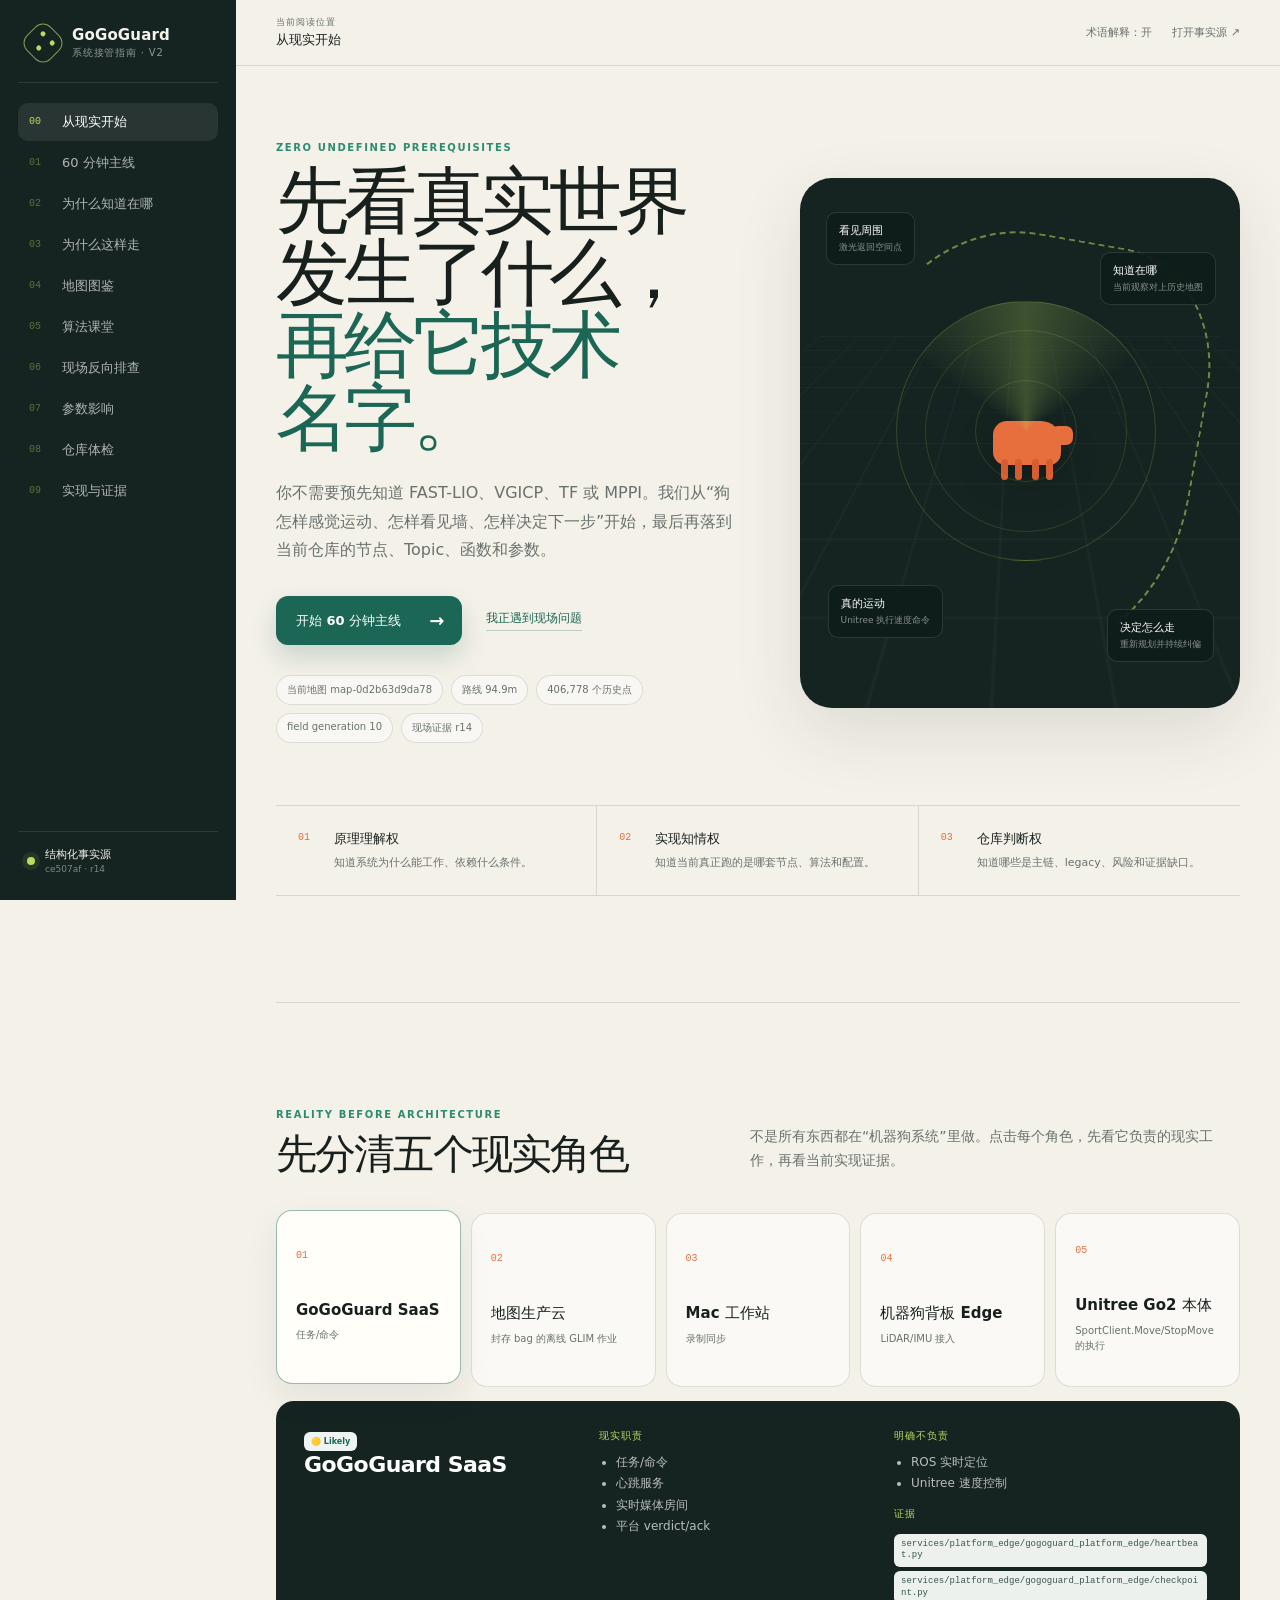
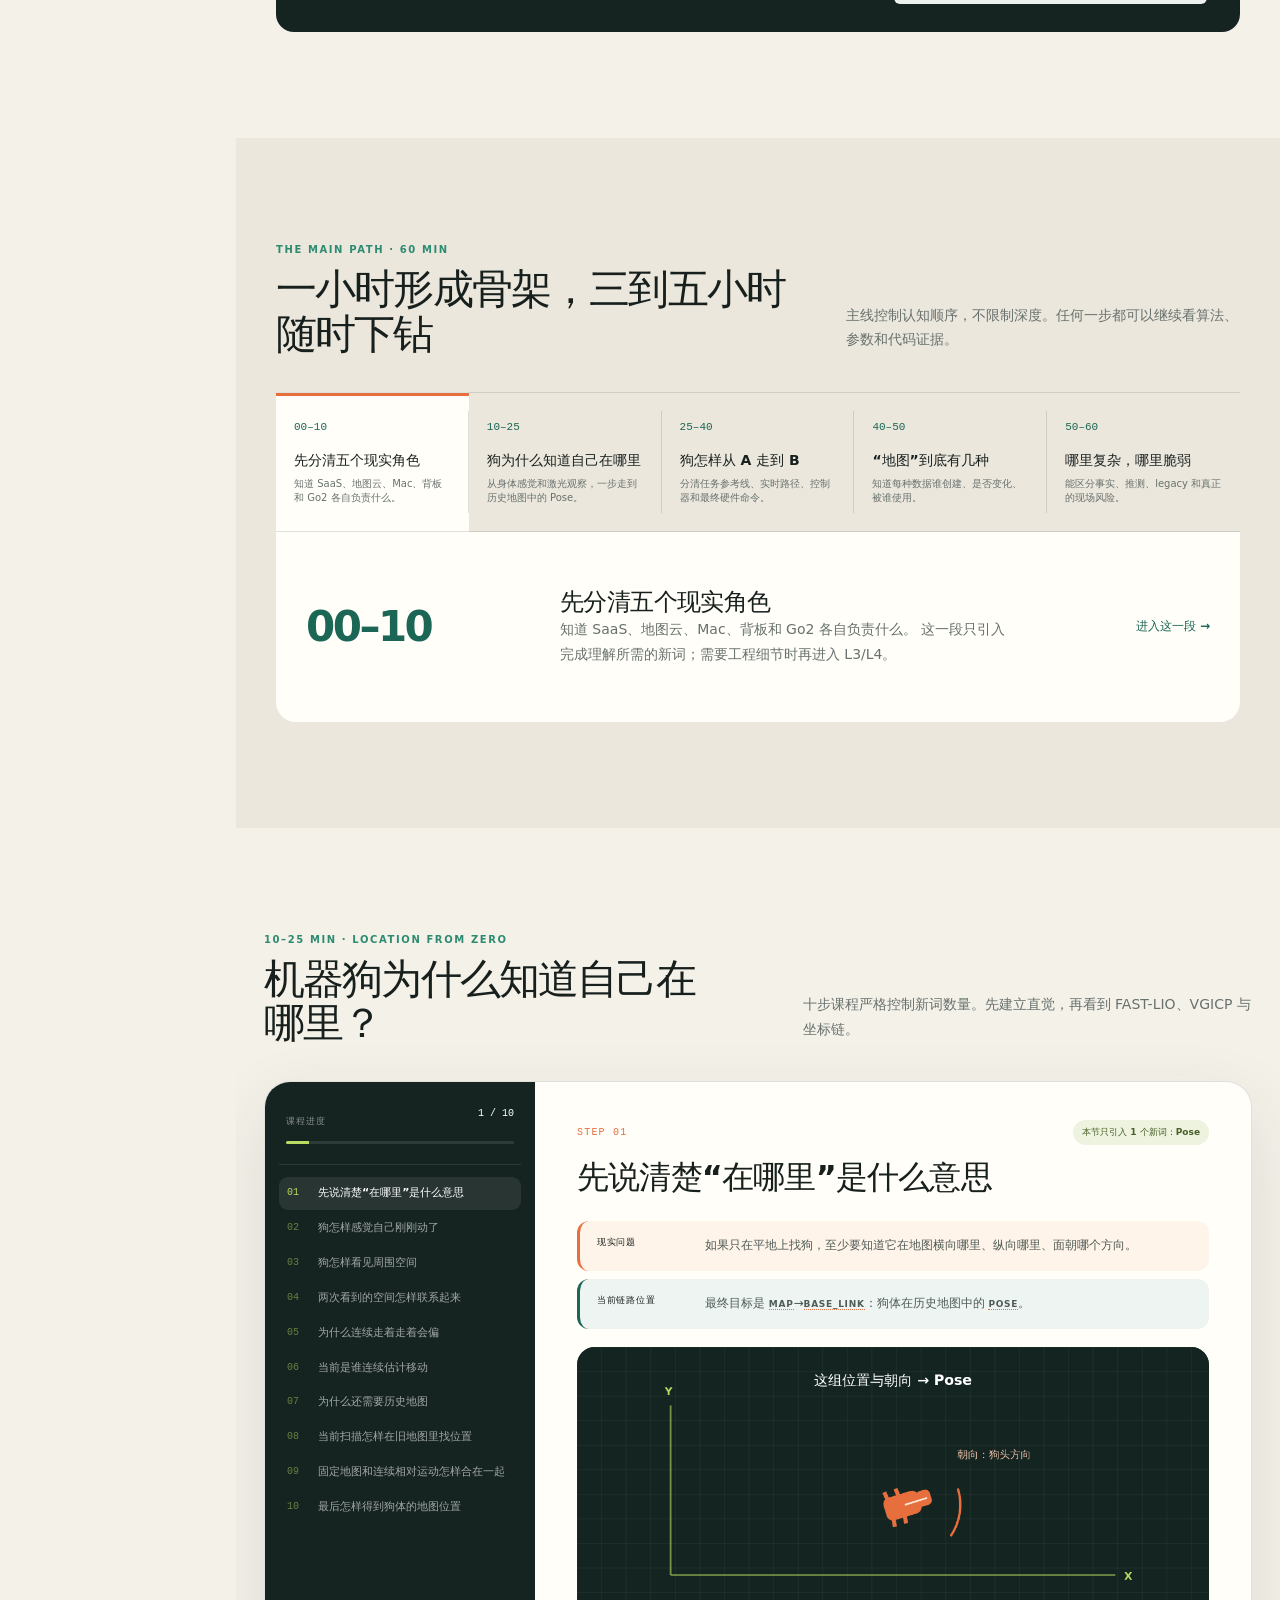
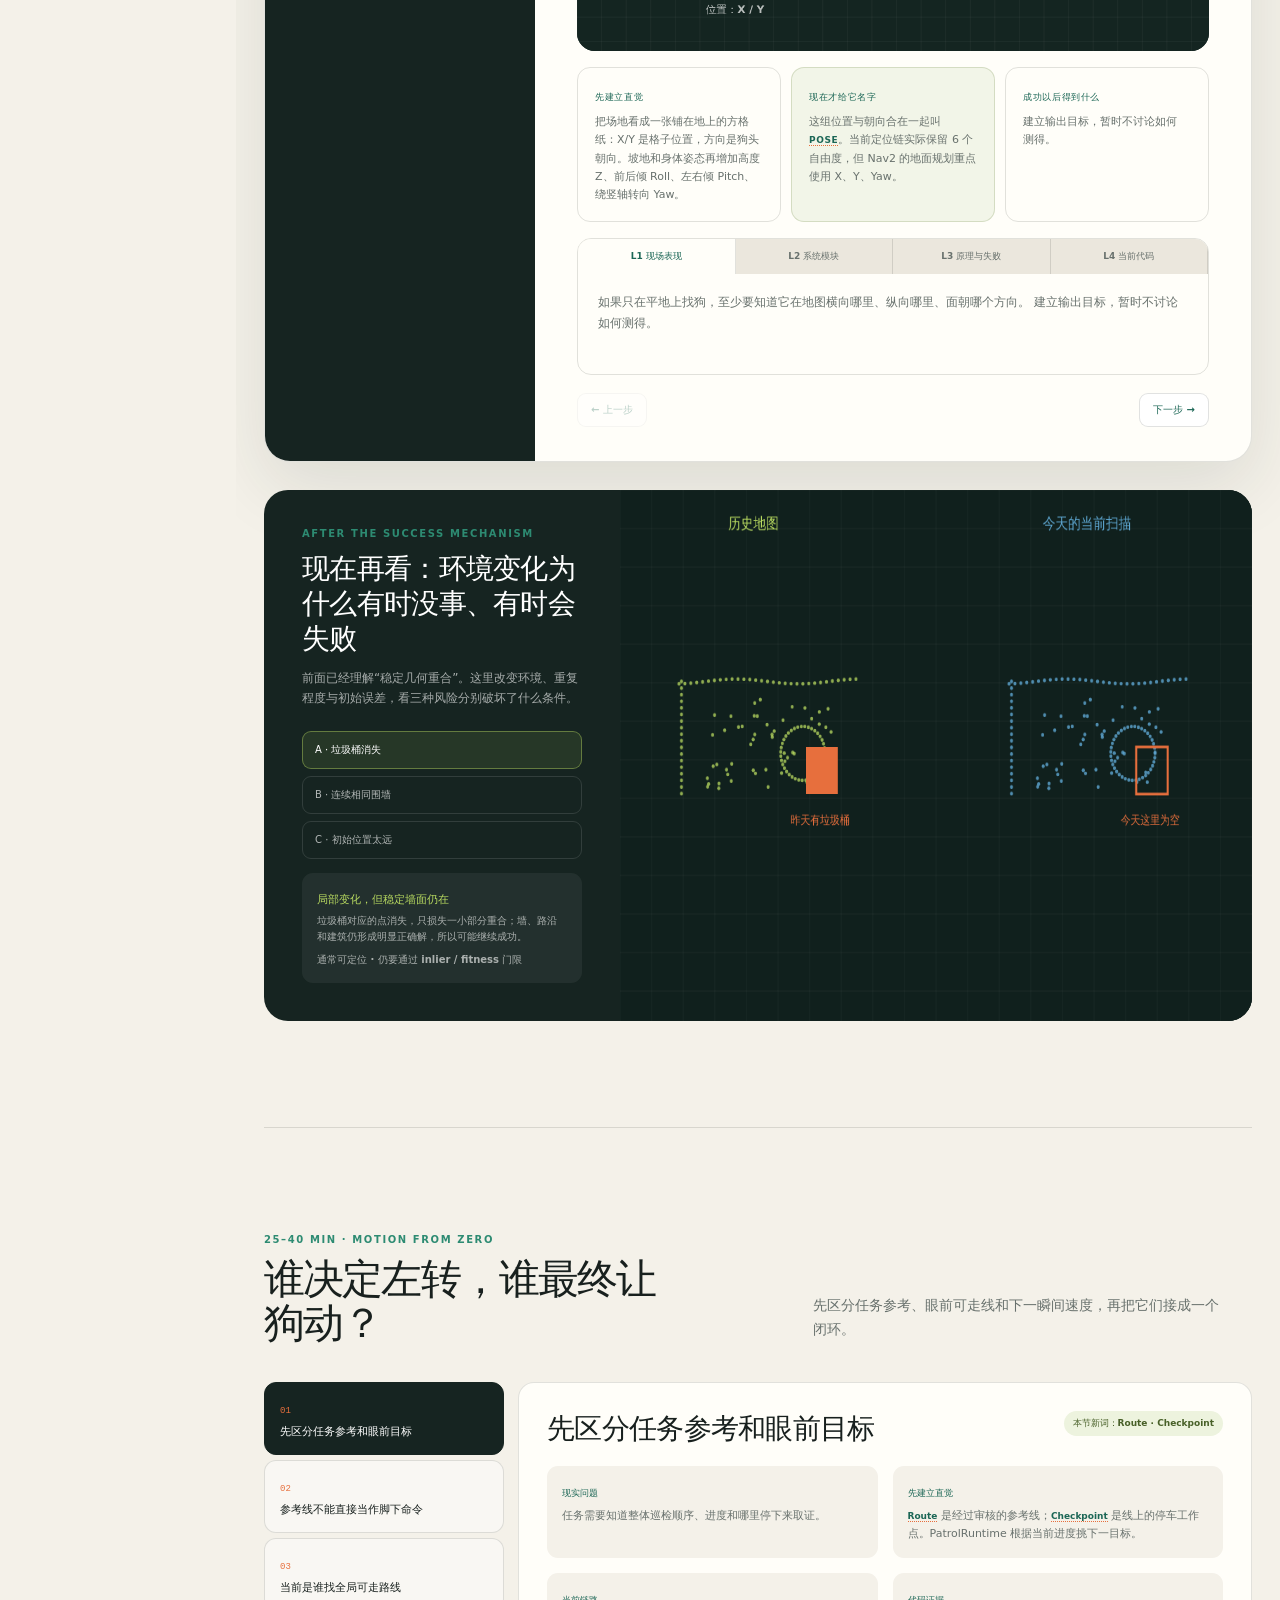
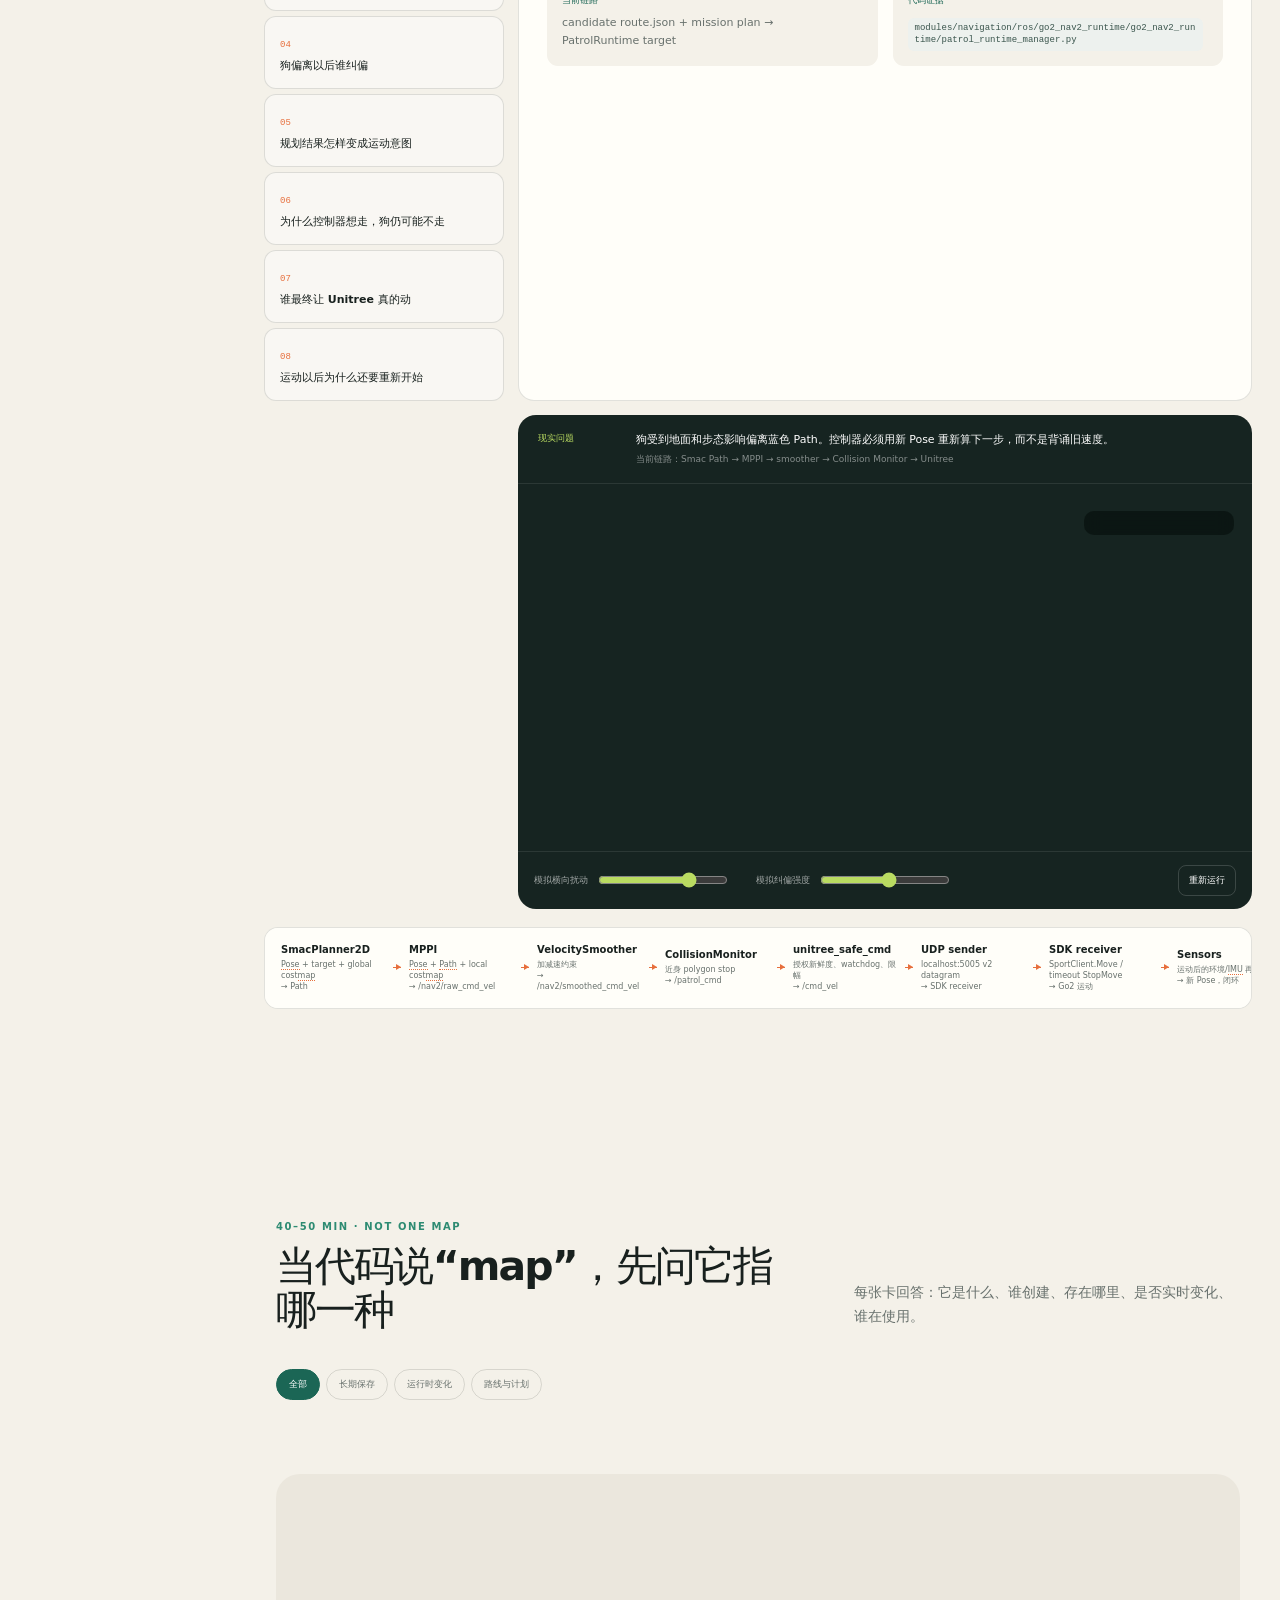
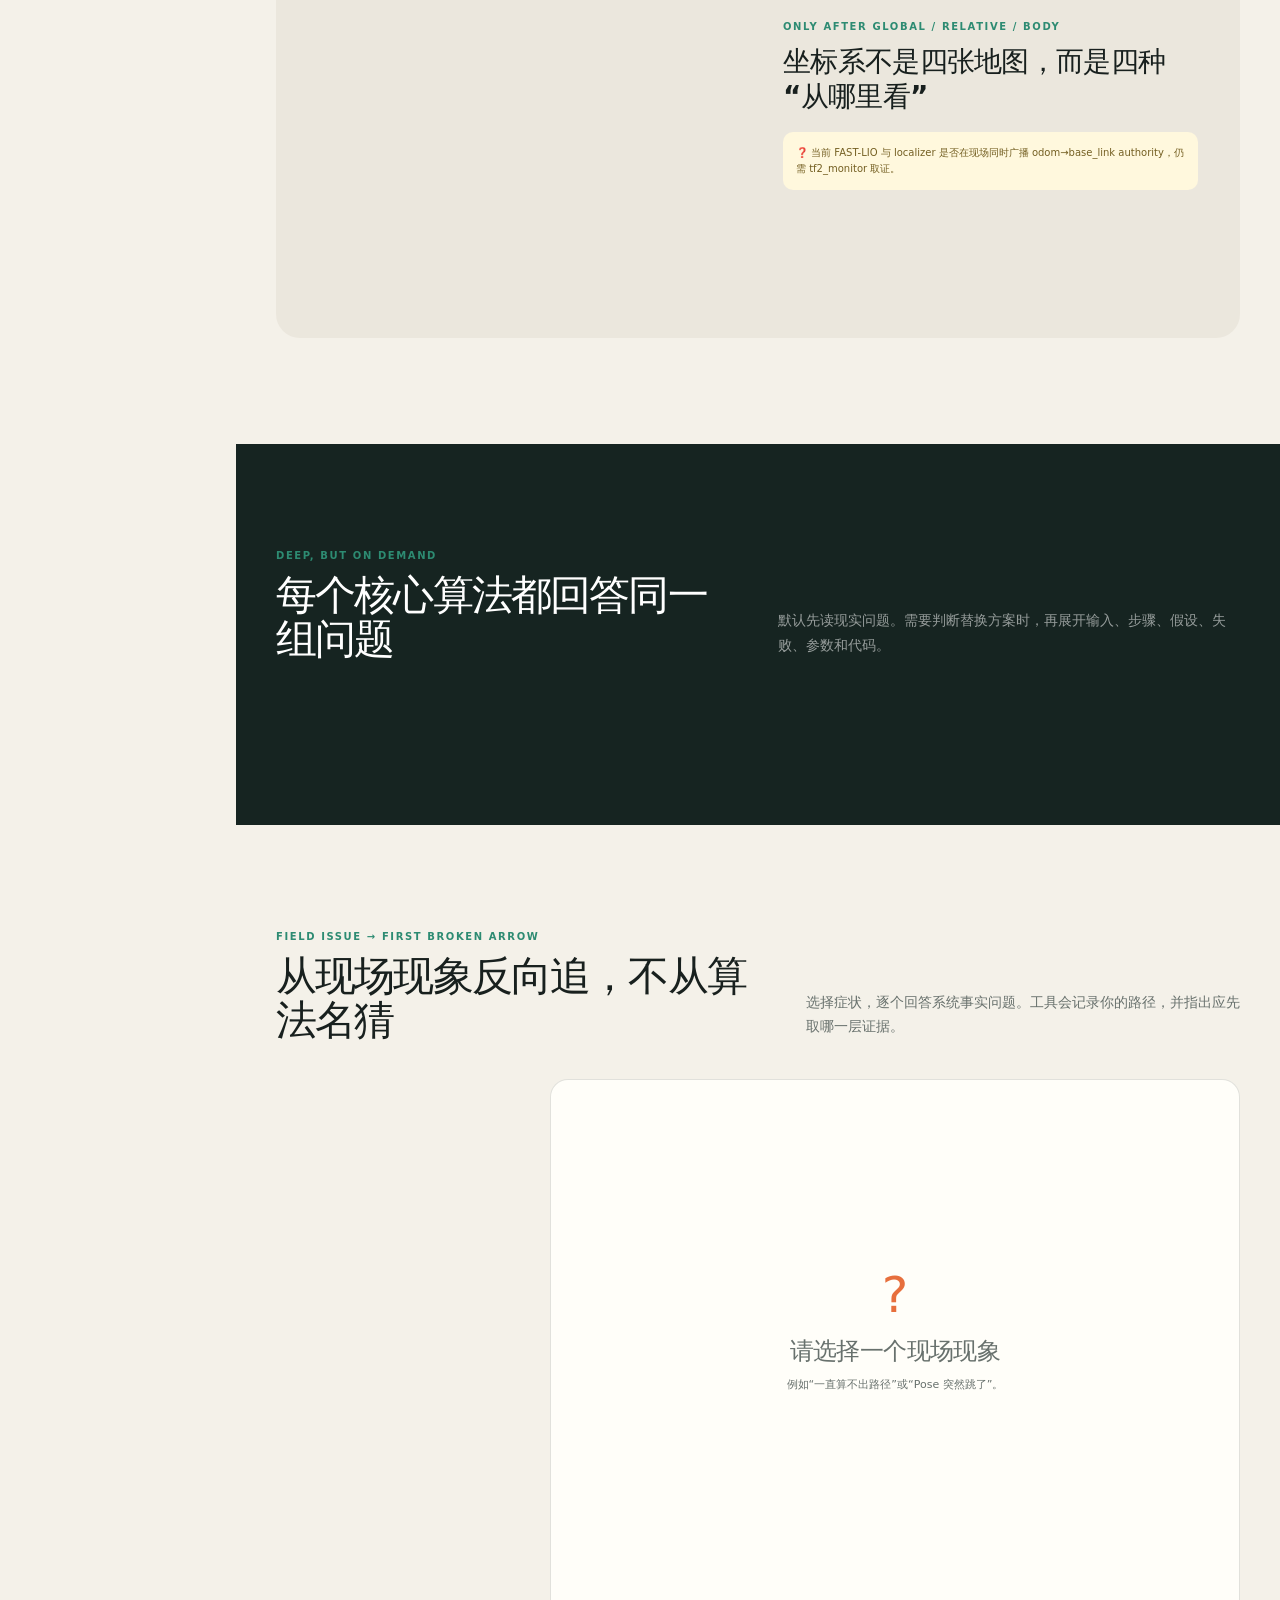
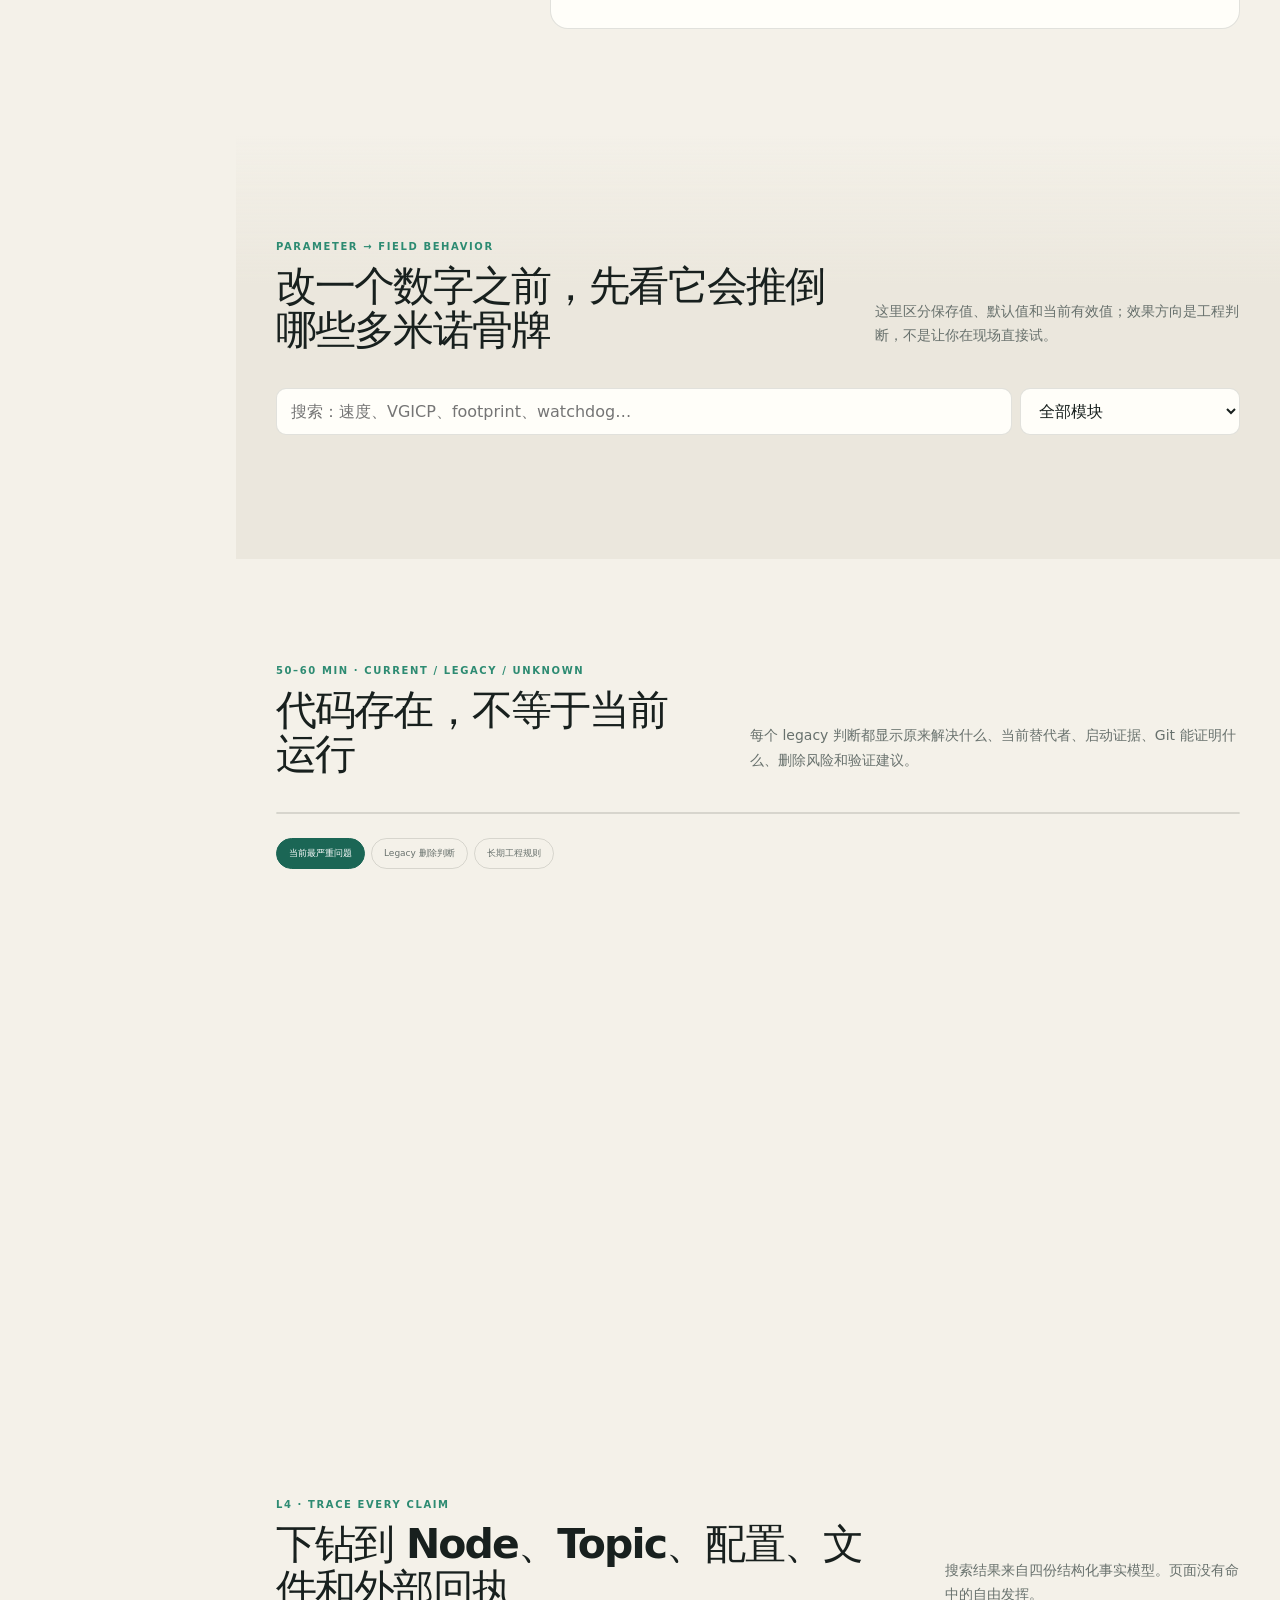
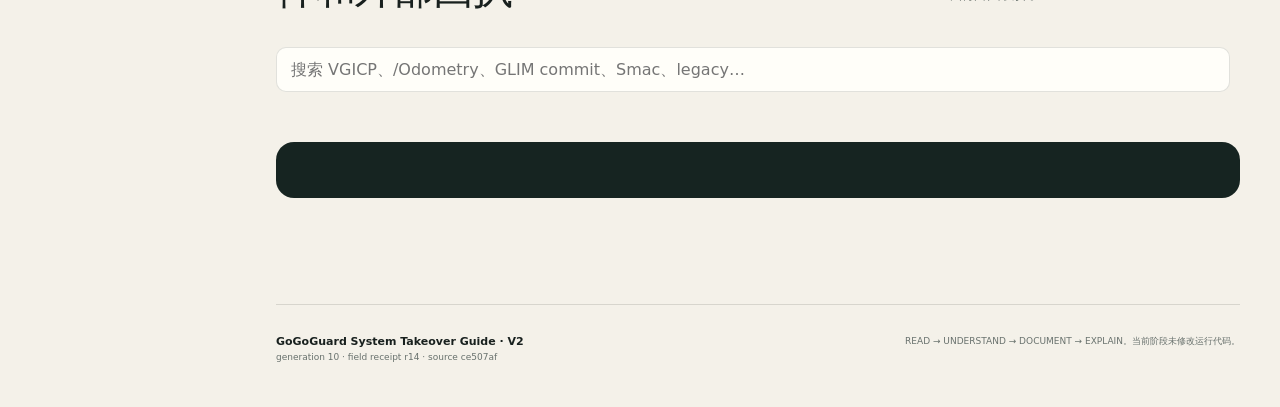
<file: system-guide/index.html>
<!doctype html>
<html lang="zh-CN">
<head>
  <meta charset="utf-8">
  <meta name="viewport" content="width=device-width, initial-scale=1">
  <meta name="theme-color" content="#f4f1e9">
  <meta name="description" content="从零前置知识理解 GoGoGuard 机器狗巡检系统，并下钻到当前代码、参数与仓库证据。">
  <title>GoGoGuard 系统接管指南 · 第二版</title>
  <link rel="stylesheet" href="assets/style.css">
</head>
<body>
  <div class="reading-progress" aria-hidden="true"><i id="reading-progress"></i></div>
  <aside class="side-rail" id="side-rail" aria-label="系统指南导航">
    <a class="brand" href="#start">
      <span class="brand-symbol" aria-hidden="true"><i></i><i></i><i></i></span>
      <span><b>GoGoGuard</b><small>系统接管指南 · V2</small></span>
    </a>
    <nav>
      <a href="#start" data-nav="start"><span>00</span>从现实开始</a>
      <a href="#mastery" data-nav="mastery"><span>01</span>60 分钟主线</a>
      <a href="#course-localization" data-nav="course-localization"><span>02</span>为什么知道在哪</a>
      <a href="#course-navigation" data-nav="course-navigation"><span>03</span>为什么这样走</a>
      <a href="#map-atlas" data-nav="map-atlas"><span>04</span>地图图鉴</a>
      <a href="#algorithm-classroom" data-nav="algorithm-classroom"><span>05</span>算法课堂</a>
      <a href="#field-debugger" data-nav="field-debugger"><span>06</span>现场反向排查</a>
      <a href="#parameter-lab" data-nav="parameter-lab"><span>07</span>参数影响</a>
      <a href="#repo-health" data-nav="repo-health"><span>08</span>仓库体检</a>
      <a href="#evidence" data-nav="evidence"><span>09</span>实现与证据</a>
    </nav>
    <div class="rail-status">
      <span class="status-pulse"></span>
      <div><b>结构化事实源</b><small id="model-state">正在加载…</small></div>
    </div>
  </aside>

  <header class="topbar">
    <button class="menu-button" id="menu-button" type="button" aria-label="打开导航" aria-expanded="false">菜单</button>
    <div class="top-context"><span>当前阅读位置</span><b id="current-section">从现实开始</b></div>
    <div class="top-actions">
      <button id="term-toggle" class="quiet-button" type="button" aria-pressed="true">术语解释：开</button>
      <a href="../system-model/README.md" target="_blank" rel="noreferrer">打开事实源 ↗</a>
    </div>
  </header>

  <main>
    <section class="hero section" id="start" data-title="从现实开始">
      <div class="hero-copy">
        <p class="kicker">ZERO UNDEFINED PREREQUISITES</p>
        <h1>先看真实世界发生了什么，<br><em>再给它技术名字。</em></h1>
        <p class="hero-lead">你不需要预先知道 FAST-LIO、VGICP、TF 或 MPPI。我们从“狗怎样感觉运动、怎样看见墙、怎样决定下一步”开始，最后再落到当前仓库的节点、Topic、函数和参数。</p>
        <div class="hero-actions">
          <a class="primary-button" href="#mastery">开始 60 分钟主线 <span>→</span></a>
          <a class="text-button" href="#field-debugger">我正遇到现场问题</a>
        </div>
        <div class="identity-row" id="identity-row"></div>
      </div>
      <div class="hero-world" aria-label="一次巡检的现实闭环">
        <div class="world-grid"></div><div class="world-route"></div>
        <div class="world-dog" aria-hidden="true"><i></i><span></span></div><div class="world-scan" aria-hidden="true"></div>
        <div class="world-label world-a"><b>看见周围</b><small>激光返回空间点</small></div>
        <div class="world-label world-b"><b>知道在哪</b><small>当前观察对上历史地图</small></div>
        <div class="world-label world-c"><b>决定怎么走</b><small>重新规划并持续纠偏</small></div>
        <div class="world-label world-d"><b>真的运动</b><small>Unitree 执行速度命令</small></div>
      </div>
      <div class="three-rights">
        <article><span>01</span><b>原理理解权</b><p>知道系统为什么能工作、依赖什么条件。</p></article>
        <article><span>02</span><b>实现知情权</b><p>知道当前真正跑的是哪套节点、算法和配置。</p></article>
        <article><span>03</span><b>仓库判断权</b><p>知道哪些是主链、legacy、风险和证据缺口。</p></article>
      </div>
    </section>

    <section class="section boundaries" id="course-system" aria-labelledby="system-title">
      <div class="section-heading">
        <div><p class="kicker">REALITY BEFORE ARCHITECTURE</p><h2 id="system-title">先分清五个现实角色</h2></div>
        <p>不是所有东西都在“机器狗系统”里做。点击每个角色，先看它负责的现实工作，再看当前实现证据。</p>
      </div>
      <div class="boundary-board" id="boundary-board"></div>
      <div class="boundary-detail" id="boundary-detail" aria-live="polite"></div>
    </section>

    <section class="section mastery" id="mastery" data-title="60 分钟主线">
      <div class="section-heading">
        <div><p class="kicker">THE MAIN PATH · 60 MIN</p><h2>一小时形成骨架，三到五小时随时下钻</h2></div>
        <p>主线控制认知顺序，不限制深度。任何一步都可以继续看算法、参数和代码证据。</p>
      </div>
      <div class="mastery-track" id="mastery-track"></div>
      <article class="mastery-detail" id="mastery-detail" aria-live="polite"></article>
    </section>

    <section class="section course-section" id="course-localization" data-title="为什么知道在哪">
      <div class="section-heading">
        <div><p class="kicker">10–25 MIN · LOCATION FROM ZERO</p><h2>机器狗为什么知道自己在哪里？</h2></div>
        <p>十步课程严格控制新词数量。先建立直觉，再看到 FAST-LIO、VGICP 与坐标链。</p>
      </div>
      <div class="course-shell">
        <div class="course-nav">
          <div class="course-progress"><span>课程进度</span><b id="localization-progress">1 / 10</b><i><em id="localization-progress-bar"></em></i></div>
          <div id="localization-steps" class="step-list" role="tablist" aria-label="定位课程步骤"></div>
        </div>
        <article class="lesson" id="localization-lesson" aria-live="polite">
          <div class="lesson-topline"><span class="lesson-number" id="localization-number">STEP 01</span><span class="term-budget" id="localization-budget"></span></div>
          <h3 id="localization-title"></h3>
          <div class="reality-callout"><span>现实问题</span><p id="localization-reality"></p></div>
          <div class="chain-location"><span>当前链路位置</span><p id="localization-chain"></p></div>
          <div class="lesson-visual"><canvas id="concept-canvas" width="1080" height="520" aria-label="定位课程交互示意"></canvas><div class="canvas-controls" id="concept-controls"></div></div>
          <div class="lesson-copy">
            <div><span>先建立直觉</span><p id="localization-intuition"></p></div>
            <div class="term-arrival"><span>现在才给它名字</span><p id="localization-term"></p></div>
            <div><span>成功以后得到什么</span><p id="localization-success"></p></div>
          </div>
          <div class="depth-box">
            <div class="depth-tabs" role="tablist" aria-label="解释深度">
              <button type="button" class="active" data-depth="L1">L1 现场表现</button><button type="button" data-depth="L2">L2 系统模块</button><button type="button" data-depth="L3">L3 原理与失败</button><button type="button" data-depth="L4">L4 当前代码</button>
            </div>
            <div id="localization-depth" class="depth-content"></div>
          </div>
          <div class="lesson-actions"><button id="localization-prev" type="button">← 上一步</button><button id="localization-next" type="button">下一步 →</button></div>
        </article>
      </div>
      <article class="scenario-studio">
        <div class="studio-copy">
          <p class="kicker">AFTER THE SUCCESS MECHANISM</p><h3>现在再看：环境变化为什么有时没事、有时会失败</h3>
          <p>前面已经理解“稳定几何重合”。这里改变环境、重复程度与初始误差，看三种风险分别破坏了什么条件。</p>
          <div class="scenario-buttons" id="scenario-buttons"></div><div id="scenario-explanation"></div>
        </div>
        <canvas id="scenario-canvas" width="900" height="620" aria-label="环境变化对点云配准的影响"></canvas>
      </article>
    </section>

    <section class="section course-section navigation-course" id="course-navigation" data-title="为什么这样走">
      <div class="section-heading">
        <div><p class="kicker">25–40 MIN · MOTION FROM ZERO</p><h2>谁决定左转，谁最终让狗动？</h2></div>
        <p>先区分任务参考、眼前可走线和下一瞬间速度，再把它们接成一个闭环。</p>
      </div>
      <div class="nav-story">
        <div class="nav-steps" id="navigation-steps" role="tablist" aria-label="导航课程步骤"></div>
        <article class="nav-lesson" id="navigation-lesson" aria-live="polite"></article>
        <div class="tracking-stage">
          <div class="visual-preface"><span>现实问题</span><p>狗受到地面和步态影响偏离蓝色 Path。控制器必须用新 Pose 重新算下一步，而不是背诵旧速度。</p><small>当前链路：Smac Path → MPPI → smoother → Collision Monitor → Unitree</small></div>
          <canvas id="tracking-canvas" width="1200" height="600" aria-label="路径偏离和控制器纠偏"></canvas>
          <div class="tracking-controls"><label>模拟横向扰动 <input id="tracking-disturbance" type="range" min="-100" max="100" value="45"><output></output></label><label>模拟纠偏强度 <input id="tracking-response" type="range" min="15" max="95" value="58"><output></output></label><button id="tracking-run" type="button">重新运行</button></div>
          <div class="command-readout" id="command-readout"></div>
        </div>
      </div>
      <div class="motion-chain" id="motion-chain"></div>
    </section>

    <section class="section" id="map-atlas" data-title="地图图鉴">
      <div class="section-heading">
        <div><p class="kicker">40–50 MIN · NOT ONE MAP</p><h2>当代码说“map”，先问它指哪一种</h2></div>
        <p>每张卡回答：它是什么、谁创建、存在哪里、是否实时变化、谁在使用。</p>
      </div>
      <div class="atlas-filters" role="group" aria-label="地图筛选"><button class="active" type="button" data-filter="all">全部</button><button type="button" data-filter="stored">长期保存</button><button type="button" data-filter="live">运行时变化</button><button type="button" data-filter="plan">路线与计划</button></div>
      <div class="map-atlas" id="map-grid"></div>
      <article class="frame-classroom"><div class="frame-diagram" id="frame-diagram"></div><div class="frame-teaching"><p class="kicker">ONLY AFTER GLOBAL / RELATIVE / BODY</p><h3>坐标系不是四张地图，而是四种“从哪里看”</h3><div id="frame-list"></div><div class="unknown-note">❓ 当前 FAST-LIO 与 localizer 是否在现场同时广播 odom→base_link authority，仍需 tf2_monitor 取证。</div></div></article>
    </section>

    <section class="section algorithm-section" id="algorithm-classroom" data-title="算法课堂">
      <div class="section-heading"><div><p class="kicker">DEEP, BUT ON DEMAND</p><h2>每个核心算法都回答同一组问题</h2></div><p>默认先读现实问题。需要判断替换方案时，再展开输入、步骤、假设、失败、参数和代码。</p></div>
      <div class="algorithm-tabs" id="algorithm-tabs" role="tablist"></div><article class="algorithm-class" id="algorithm-class" aria-live="polite"></article>
    </section>

    <section class="section debugger-section" id="field-debugger" data-title="现场反向排查">
      <div class="section-heading"><div><p class="kicker">FIELD ISSUE → FIRST BROKEN ARROW</p><h2>从现场现象反向追，不从算法名猜</h2></div><p>选择症状，逐个回答系统事实问题。工具会记录你的路径，并指出应先取哪一层证据。</p></div>
      <div class="debugger-shell"><div class="symptom-list" id="symptom-list"></div><article class="debug-session" id="debug-session"><div class="debug-empty"><span>?</span><h3>请选择一个现场现象</h3><p>例如“一直算不出路径”或“Pose 突然跳了”。</p></div></article></div>
    </section>

    <section class="section parameter-section" id="parameter-lab" data-title="参数影响">
      <div class="section-heading"><div><p class="kicker">PARAMETER → FIELD BEHAVIOR</p><h2>改一个数字之前，先看它会推倒哪些多米诺骨牌</h2></div><p>这里区分保存值、默认值和当前有效值；效果方向是工程判断，不是让你在现场直接试。</p></div>
      <div class="parameter-toolbar"><input id="parameter-search" type="search" placeholder="搜索：速度、VGICP、footprint、watchdog…"><select id="parameter-module" aria-label="按模块筛选"><option value="all">全部模块</option></select></div>
      <div class="parameter-grid" id="parameter-grid"></div>
    </section>

    <section class="section health-section" id="repo-health" data-title="仓库体检">
      <div class="section-heading"><div><p class="kicker">50–60 MIN · CURRENT / LEGACY / UNKNOWN</p><h2>代码存在，不等于当前运行</h2></div><p>每个 legacy 判断都显示原来解决什么、当前替代者、启动证据、Git 能证明什么、删除风险和验证建议。</p></div>
      <div class="repo-snapshot" id="repo-snapshot"></div>
      <div class="health-switch" role="tablist"><button type="button" class="active" data-health="findings">当前最严重问题</button><button type="button" data-health="legacy">Legacy 删除判断</button><button type="button" data-health="rules">长期工程规则</button></div>
      <div class="health-content" id="health-content"></div>
    </section>

    <section class="section evidence-section" id="evidence" data-title="实现与证据">
      <div class="section-heading"><div><p class="kicker">L4 · TRACE EVERY CLAIM</p><h2>下钻到 Node、Topic、配置、文件和外部回执</h2></div><p>搜索结果来自四份结构化事实模型。页面没有命中的自由发挥。</p></div>
      <div class="evidence-search"><input id="evidence-search" type="search" placeholder="搜索 VGICP、/Odometry、GLIM commit、Smac、legacy…"><span id="evidence-count"></span></div>
      <div class="evidence-results" id="evidence-results"></div><article class="external-card" id="external-card"></article>
    </section>

    <footer><div><b>GoGoGuard System Takeover Guide · V2</b><span>generation 10 · field receipt r14 · source ce507af</span></div><p>READ → UNDERSTAND → DOCUMENT → EXPLAIN。当前阶段未修改运行代码。</p></footer>
  </main>

  <div class="term-tooltip" id="term-tooltip" role="tooltip"></div><div class="toast" id="toast" role="status" aria-live="polite"></div>
  <div class="modal" id="detail-modal" aria-hidden="true"><div class="modal-backdrop" data-close-modal></div><article class="modal-card" role="dialog" aria-modal="true" aria-labelledby="modal-title"><button class="modal-close" type="button" data-close-modal aria-label="关闭">×</button><div id="modal-content"></div></article></div>
  <script src="assets/model-snapshot.js"></script><script src="assets/app.js" defer></script>
</body>
</html>
</file>
<file: system-guide/assets/style.css>
:root {
  --paper: #f4f1e9;
  --paper-2: #ebe7dd;
  --ink: #18201e;
  --muted: #68716d;
  --line: rgba(24, 32, 30, .13);
  --white: #fffef9;
  --green: #1b6655;
  --green-2: #2d8b72;
  --lime: #b9db61;
  --orange: #e76f3d;
  --blue: #397da4;
  --yellow: #e1b83b;
  --red: #c64b45;
  --navy: #162421;
  --rail: 236px;
  --top: 66px;
  --radius: 22px;
  --shadow: 0 24px 70px rgba(29, 43, 38, .11);
  font-family: Inter, ui-sans-serif, system-ui, -apple-system, BlinkMacSystemFont, "Segoe UI", "PingFang SC", "Microsoft YaHei", sans-serif;
  color: var(--ink);
  background: var(--paper);
  font-synthesis: none;
}

* { box-sizing: border-box; }
html { scroll-behavior: smooth; scroll-padding-top: calc(var(--top) + 18px); }
body { margin: 0; min-width: 320px; background: var(--paper); color: var(--ink); }
button, input, select { font: inherit; }
button, a { -webkit-tap-highlight-color: transparent; }
a { color: inherit; text-decoration: none; }
button { color: inherit; }
code { font-family: "SFMono-Regular", Consolas, monospace; font-size: .88em; overflow-wrap: anywhere; }

.reading-progress { position: fixed; z-index: 100; left: 0; right: 0; top: 0; height: 3px; background: transparent; }
.reading-progress i { display: block; width: 0; height: 100%; background: linear-gradient(90deg, var(--orange), var(--lime)); }

.side-rail { position: fixed; z-index: 40; inset: 0 auto 0 0; width: var(--rail); padding: 24px 18px; background: var(--navy); color: #f5f4ec; display: flex; flex-direction: column; }
.brand { display: flex; align-items: center; gap: 12px; padding: 2px 8px 22px; border-bottom: 1px solid rgba(255,255,255,.1); }
.brand > span:last-child { display: grid; gap: 2px; }
.brand b { font-size: 15px; letter-spacing: .01em; }
.brand small { color: rgba(255,255,255,.52); font-size: 10px; letter-spacing: .08em; text-transform: uppercase; }
.brand-symbol { position: relative; width: 34px; height: 34px; border: 1px solid rgba(185,219,97,.65); border-radius: 11px; transform: rotate(45deg); }
.brand-symbol i { position: absolute; width: 5px; height: 5px; border-radius: 50%; background: var(--lime); }
.brand-symbol i:nth-child(1) { left: 7px; top: 7px; }.brand-symbol i:nth-child(2) { right: 7px; top: 7px; }.brand-symbol i:nth-child(3) { left: 14px; bottom: 7px; }
.side-rail nav { display: grid; gap: 3px; padding-top: 20px; overflow: auto; }
.side-rail nav a { display: flex; align-items: center; gap: 11px; padding: 10px 11px; border-radius: 10px; color: rgba(255,255,255,.66); font-size: 13px; transition: .2s ease; }
.side-rail nav a span { width: 22px; color: rgba(185,219,97,.42); font: 10px/1 "SFMono-Regular", monospace; }
.side-rail nav a:hover, .side-rail nav a.active { background: rgba(255,255,255,.08); color: #fff; }
.side-rail nav a.active span { color: var(--lime); }
.rail-status { margin-top: auto; padding: 15px 9px 2px; border-top: 1px solid rgba(255,255,255,.1); display: flex; align-items: center; gap: 10px; }
.status-pulse { width: 8px; height: 8px; border-radius: 50%; background: var(--lime); box-shadow: 0 0 0 5px rgba(185,219,97,.09); }
.rail-status div { display: grid; gap: 2px; }.rail-status b { font-size: 11px; }.rail-status small { font-size: 9px; color: rgba(255,255,255,.45); }

.topbar { position: fixed; z-index: 35; left: var(--rail); right: 0; top: 0; height: var(--top); padding: 0 40px; display: flex; align-items: center; justify-content: space-between; border-bottom: 1px solid var(--line); background: rgba(244,241,233,.88); backdrop-filter: blur(16px); }
.menu-button { display: none; }
.top-context { display: grid; gap: 2px; }.top-context span { color: var(--muted); font-size: 9px; letter-spacing: .12em; text-transform: uppercase; }.top-context b { font-size: 13px; }
.top-actions { display: flex; align-items: center; gap: 14px; }.top-actions a, .quiet-button { border: 0; background: transparent; font-size: 11px; color: var(--muted); cursor: pointer; }.top-actions a:hover, .quiet-button:hover { color: var(--green); }

main { margin-left: var(--rail); padding-top: var(--top); overflow: hidden; }
.section { width: min(1280px, calc(100% - 80px)); margin: 0 auto; padding: 106px 0; }
.section-heading { display: flex; align-items: end; justify-content: space-between; gap: 50px; margin-bottom: 36px; }
.section-heading > p { max-width: 490px; margin: 0 0 4px; color: var(--muted); font-size: 14px; line-height: 1.75; }
.kicker { margin: 0 0 12px; color: var(--green-2); font-size: 10px; font-weight: 800; letter-spacing: .16em; text-transform: uppercase; }
h1,h2,h3,p { text-wrap: pretty; }
h2 { margin: 0; font-size: clamp(30px, 3.2vw, 50px); line-height: 1.08; letter-spacing: -.045em; }
h3 { margin: 0; font-size: 24px; line-height: 1.25; letter-spacing: -.025em; }

.hero { min-height: calc(100vh - var(--top)); padding-top: 76px; display: grid; grid-template-columns: 1fr .95fr; column-gap: 60px; align-content: center; }
.hero-copy { align-self: center; }
.hero h1 { margin: 0; font-size: clamp(44px, 5.7vw, 78px); line-height: .99; letter-spacing: -.065em; }
.hero h1 em { color: var(--green); font-style: normal; }
.hero-lead { max-width: 680px; margin: 25px 0 0; color: var(--muted); font-size: 16px; line-height: 1.8; }
.hero-actions { display: flex; align-items: center; gap: 24px; margin-top: 31px; }
.primary-button { display: inline-flex; align-items: center; gap: 28px; padding: 14px 18px 14px 20px; border-radius: 12px; color: white; background: var(--green); font-size: 13px; font-weight: 700; box-shadow: 0 12px 26px rgba(27,102,85,.2); }
.primary-button span { font-size: 18px; }.primary-button:hover { background: #145344; transform: translateY(-1px); }
.text-button { color: var(--green); font-size: 12px; border-bottom: 1px solid rgba(27,102,85,.25); padding-bottom: 3px; }
.identity-row { display: flex; flex-wrap: wrap; gap: 8px; margin-top: 30px; }
.identity-row span { padding: 7px 10px; border: 1px solid var(--line); border-radius: 999px; color: var(--muted); font-size: 10px; background: rgba(255,255,255,.45); }

.hero-world { position: relative; min-height: 530px; align-self: center; overflow: hidden; border-radius: 32px; background: var(--navy); box-shadow: var(--shadow); color: white; isolation: isolate; }
.world-grid { position: absolute; inset: 0; opacity: .18; background-image: linear-gradient(rgba(255,255,255,.15) 1px,transparent 1px),linear-gradient(90deg,rgba(255,255,255,.15) 1px,transparent 1px); background-size: 42px 42px; transform: perspective(400px) rotateX(56deg) scale(1.5) translateY(55px); }
.world-route { position: absolute; inset: 55px 44px 50px; border: 2px dashed rgba(185,219,97,.55); border-left-color: transparent; border-bottom-color: transparent; border-radius: 45% 30% 45% 25%; transform: rotate(10deg); }
.world-dog { position: absolute; left: 44%; top: 46%; width: 68px; height: 44px; background: var(--orange); border-radius: 14px 20px 12px 13px; box-shadow: 0 12px 34px rgba(0,0,0,.25); animation: dogFloat 3.2s ease-in-out infinite; }
.world-dog:before,.world-dog:after,.world-dog span:before,.world-dog span:after { content:""; position:absolute; width:7px; height:21px; bottom:-15px; border-radius:4px; background:#d75d31; }
.world-dog:before { left:8px }.world-dog:after { right:8px }.world-dog span:before { left:22px }.world-dog span:after { right:22px }
.world-dog i { position:absolute; right:-12px; top:5px; width:22px; height:19px; border-radius:7px; background:var(--orange); }
.world-scan { position:absolute; left:calc(44% + 33px); top:calc(46% + 10px); width:260px; height:260px; border:1px solid rgba(185,219,97,.2); border-radius:50%; transform:translate(-50%,-50%); background:conic-gradient(from 0deg,rgba(185,219,97,.25),transparent 16%,transparent 84%,rgba(185,219,97,.25)); animation:scan 4s linear infinite; }
.world-scan:before,.world-scan:after { content:""; position:absolute; inset:28px; border:1px solid rgba(185,219,97,.16); border-radius:50%; }.world-scan:after { inset:78px; }
.world-label { position:absolute; display:grid; gap:3px; padding:10px 12px; border:1px solid rgba(255,255,255,.12); border-radius:10px; background:rgba(14,28,25,.78); backdrop-filter:blur(9px); }
.world-label b { font-size:11px }.world-label small { color:rgba(255,255,255,.5); font-size:9px }.world-a{left:26px;top:34px}.world-b{right:24px;top:74px}.world-c{right:26px;bottom:46px}.world-d{left:28px;bottom:70px}
.three-rights { grid-column: 1 / -1; display: grid; grid-template-columns: repeat(3,1fr); margin-top: 62px; border-top: 1px solid var(--line); border-bottom: 1px solid var(--line); }
.three-rights article { position: relative; padding: 24px 28px 24px 58px; border-right: 1px solid var(--line); }.three-rights article:last-child{border-right:0}.three-rights span{position:absolute;left:22px;top:27px;color:var(--orange);font:10px/1 monospace}.three-rights b{display:block;font-size:13px}.three-rights p{margin:6px 0 0;color:var(--muted);font-size:11px;line-height:1.55}

.boundaries { border-top: 1px solid var(--line); }
.boundary-board { display: grid; grid-template-columns: repeat(5, 1fr); gap: 10px; }
.boundary-card { min-height: 174px; padding: 19px; border: 1px solid var(--line); border-radius: 16px; background: rgba(255,255,255,.55); cursor: pointer; text-align: left; transition: .2s ease; }
.boundary-card:hover,.boundary-card.active { border-color: rgba(27,102,85,.45); background: var(--white); transform: translateY(-3px); box-shadow: 0 14px 35px rgba(24,32,30,.07); }
.boundary-card span { display:block;color:var(--orange);font:10px/1 monospace }.boundary-card b{display:block;margin-top:40px;font-size:15px}.boundary-card small{display:block;margin-top:8px;color:var(--muted);font-size:10px;line-height:1.5}
.boundary-detail { min-height: 160px; margin-top: 14px; padding: 28px; border-radius: 18px; background: var(--navy); color: white; }
.boundary-detail .detail-grid { display:grid;grid-template-columns:1fr 1fr 1.2fr;gap:30px }.boundary-detail h3{font-size:22px}.boundary-detail h4{margin:0 0 9px;color:var(--lime);font-size:10px;letter-spacing:.1em;text-transform:uppercase}.boundary-detail ul{margin:0;padding-left:17px;color:rgba(255,255,255,.7);font-size:12px;line-height:1.8}.boundary-detail code{color:#cfe2dc}

.mastery { width: auto; max-width: none; padding-left: max(40px,calc((100vw - var(--rail) - 1280px)/2)); padding-right: max(40px,calc((100vw - var(--rail) - 1280px)/2)); background: var(--paper-2); }
.mastery-track { display: grid; grid-template-columns: repeat(5,1fr); }
.chapter-button { position:relative; padding:22px 18px 25px; border:0;border-top:1px solid var(--line);border-bottom:1px solid var(--line);background:transparent;text-align:left;cursor:pointer }.chapter-button:after{content:"";position:absolute;right:0;top:18px;bottom:18px;width:1px;background:var(--line)}.chapter-button:last-child:after{display:none}.chapter-button span{font:11px/1 monospace;color:var(--green)}.chapter-button b{display:block;margin-top:18px;font-size:14px}.chapter-button small{display:block;margin-top:7px;color:var(--muted);font-size:10px;line-height:1.45}.chapter-button.active{background:var(--white);box-shadow:inset 0 3px var(--orange)}
.mastery-detail { display:grid;grid-template-columns:.65fr 1.3fr .5fr;gap:30px;align-items:center;min-height:190px;padding:30px;background:var(--white);border-radius:0 0 20px 20px }.mastery-detail .minutes{font-size:42px;font-weight:800;letter-spacing:-.06em;color:var(--green)}.mastery-detail p{margin:0;color:var(--muted);font-size:14px;line-height:1.75}.mastery-detail a{justify-self:end;color:var(--green);font-size:12px;font-weight:700}

.course-section { width: min(1360px,calc(100% - 56px)); }
.course-shell { display:grid;grid-template-columns:270px 1fr;border:1px solid var(--line);border-radius:26px;overflow:hidden;background:var(--white);box-shadow:var(--shadow) }
.course-nav { padding:22px 14px;background:var(--navy);color:white }.course-progress{padding:5px 7px 20px;border-bottom:1px solid rgba(255,255,255,.1)}.course-progress span{font-size:9px;color:rgba(255,255,255,.48);letter-spacing:.1em;text-transform:uppercase}.course-progress b{float:right;font:10px/1 monospace}.course-progress i{display:block;clear:both;height:3px;margin-top:13px;background:rgba(255,255,255,.1);border-radius:3px;overflow:hidden}.course-progress em{display:block;width:10%;height:100%;background:var(--lime);transition:width .3s ease}
.step-list { display:grid;gap:2px;margin-top:12px }.step-button{display:grid;grid-template-columns:26px 1fr;gap:5px;padding:9px 8px;border:0;border-radius:9px;background:transparent;color:rgba(255,255,255,.6);text-align:left;cursor:pointer}.step-button span{font:10px/1.4 monospace;color:rgba(185,219,97,.5)}.step-button b{font-size:11px;line-height:1.35}.step-button:hover,.step-button.active{background:rgba(255,255,255,.08);color:white}.step-button.active span{color:var(--lime)}
.lesson { padding:38px 42px 34px; min-width:0 }.lesson-topline{display:flex;justify-content:space-between;align-items:center}.lesson-number{font:10px/1 monospace;color:var(--orange);letter-spacing:.12em}.term-budget{padding:6px 9px;border-radius:999px;background:#edf3de;color:#486028;font-size:9px;font-weight:700}.lesson>h3{margin-top:12px;font-size:32px}
.reality-callout,.chain-location { display:grid;grid-template-columns:90px 1fr;gap:18px;margin-top:24px;padding:15px 17px;border-radius:12px }.reality-callout{background:#fff4e9;border-left:3px solid var(--orange)}.chain-location{margin-top:8px;background:#edf4f1;border-left:3px solid var(--green)}.reality-callout span,.chain-location span{font-size:9px;font-weight:800;letter-spacing:.08em;text-transform:uppercase}.reality-callout p,.chain-location p{margin:0;color:#4f5b56;font-size:12px;line-height:1.65}
.lesson-visual{position:relative;margin-top:18px;border-radius:18px;overflow:hidden;background:#142521}.lesson-visual canvas{display:block;width:100%;height:auto;max-height:410px}.canvas-controls{position:absolute;left:16px;right:16px;bottom:14px;display:flex;align-items:center;gap:12px;padding:10px 12px;border-radius:10px;background:rgba(9,19,17,.82);color:white;backdrop-filter:blur(8px)}.canvas-controls:empty{display:none}.canvas-controls label{display:flex;align-items:center;gap:7px;font-size:9px;color:rgba(255,255,255,.65)}.canvas-controls input{width:110px;accent-color:var(--lime)}.canvas-controls output{color:white;min-width:32px}.canvas-controls button{margin-left:auto;padding:7px 10px;border:1px solid rgba(255,255,255,.18);border-radius:8px;background:rgba(255,255,255,.06);color:white;font-size:9px;cursor:pointer}
.lesson-copy{display:grid;grid-template-columns:repeat(3,1fr);gap:10px;margin-top:16px}.lesson-copy>div{padding:17px;border:1px solid var(--line);border-radius:13px}.lesson-copy span{color:var(--green);font-size:9px;font-weight:800;letter-spacing:.07em;text-transform:uppercase}.lesson-copy p{margin:9px 0 0;color:var(--muted);font-size:11px;line-height:1.65}.lesson-copy .term-arrival{background:#f2f5e8;border-color:rgba(91,119,43,.2)}
.depth-box{margin-top:16px;border:1px solid var(--line);border-radius:14px;overflow:hidden}.depth-tabs{display:flex;background:var(--paper-2);overflow:auto}.depth-tabs button{flex:1;min-width:112px;padding:11px;border:0;border-right:1px solid var(--line);background:transparent;color:var(--muted);font-size:9px;font-weight:700;cursor:pointer}.depth-tabs button.active{background:var(--white);color:var(--green)}.depth-content{min-height:100px;padding:18px 20px}.depth-content p{margin:0;color:var(--muted);font-size:12px;line-height:1.75}.depth-content ul{margin:0;padding-left:18px;color:var(--muted);font-size:11px;line-height:1.8}.evidence-chip{display:inline-flex;margin:4px 5px 0 0;padding:5px 7px;border-radius:6px;background:#edf1ee;color:#3a554d;font:9px/1.3 monospace;overflow-wrap:anywhere}
.lesson-actions{display:flex;justify-content:space-between;margin-top:18px}.lesson-actions button{padding:9px 13px;border:1px solid var(--line);border-radius:9px;background:white;color:var(--green);font-size:10px;font-weight:700;cursor:pointer}.lesson-actions button:disabled{opacity:.3;cursor:not-allowed}
.term{border-bottom:1px dotted var(--orange);color:inherit;cursor:help}.terms-off .term{border:0;cursor:inherit}

.scenario-studio { display:grid;grid-template-columns:.72fr 1.28fr;margin-top:28px;border-radius:24px;overflow:hidden;background:var(--navy);color:white }.studio-copy{padding:38px}.studio-copy h3{font-size:28px}.studio-copy>p:not(.kicker){color:rgba(255,255,255,.62);font-size:12px;line-height:1.7}.scenario-buttons{display:grid;gap:7px;margin-top:22px}.scenario-buttons button{padding:11px 12px;border:1px solid rgba(255,255,255,.12);border-radius:9px;background:transparent;color:rgba(255,255,255,.67);font-size:10px;text-align:left;cursor:pointer}.scenario-buttons button.active{background:rgba(185,219,97,.1);border-color:rgba(185,219,97,.42);color:white}.scenario-studio canvas{width:100%;height:100%;min-height:470px;background:#10201d}.scenario-result{margin-top:14px;padding:15px;border-radius:11px;background:rgba(255,255,255,.06)}.scenario-result b{font-size:11px;color:var(--lime)}.scenario-result p{margin:6px 0 0;color:rgba(255,255,255,.62);font-size:10px;line-height:1.65}

.navigation-course{border-top:1px solid var(--line)}.nav-story{display:grid;grid-template-columns:240px 1fr;gap:14px}.nav-steps{display:grid;gap:5px;align-self:start}.nav-step{padding:15px;border:1px solid var(--line);border-radius:12px;background:rgba(255,255,255,.45);text-align:left;cursor:pointer}.nav-step span{font:9px/1 monospace;color:var(--orange)}.nav-step b{display:block;margin-top:7px;font-size:11px}.nav-step.active{background:var(--navy);border-color:var(--navy);color:white}.nav-lesson{min-height:210px;padding:28px;border:1px solid var(--line);border-radius:16px;background:var(--white)}.nav-lesson .term-budget{float:right}.nav-lesson h3{font-size:28px}.nav-lesson-grid{display:grid;grid-template-columns:1fr 1fr;gap:15px;margin-top:20px}.nav-lesson-grid div{padding:15px;border-radius:11px;background:var(--paper)}.nav-lesson-grid span{color:var(--green);font-size:9px;font-weight:800}.nav-lesson-grid p{margin:7px 0 0;color:var(--muted);font-size:11px;line-height:1.65}
.tracking-stage{grid-column:2;position:relative;overflow:hidden;border-radius:18px;background:var(--navy)}.visual-preface{display:grid;grid-template-columns:80px 1fr;gap:6px 18px;padding:17px 20px;color:white;border-bottom:1px solid rgba(255,255,255,.09)}.visual-preface span{grid-row:1/3;color:var(--lime);font-size:9px;font-weight:800}.visual-preface p{margin:0;font-size:11px}.visual-preface small{color:rgba(255,255,255,.48);font-size:9px}.tracking-stage canvas{display:block;width:100%;height:auto}.tracking-controls{display:flex;align-items:center;gap:18px;padding:13px 16px;border-top:1px solid rgba(255,255,255,.09);color:white}.tracking-controls label{display:flex;align-items:center;gap:8px;color:rgba(255,255,255,.6);font-size:9px}.tracking-controls input{width:130px;accent-color:var(--lime)}.tracking-controls button{margin-left:auto;padding:8px 10px;border:1px solid rgba(255,255,255,.16);border-radius:8px;background:transparent;color:white;font-size:9px;cursor:pointer}.command-readout{position:absolute;right:18px;top:96px;width:150px;padding:12px;border-radius:10px;background:rgba(9,18,16,.78);color:white;backdrop-filter:blur(8px)}.command-readout span{display:flex;justify-content:space-between;padding:4px 0;color:rgba(255,255,255,.56);font:9px/1 monospace}.command-readout b{color:var(--lime)}
.motion-chain{display:flex;overflow:auto;margin-top:18px;padding:16px;border:1px solid var(--line);border-radius:14px;background:var(--white)}.motion-node{min-width:128px;display:flex;align-items:center}.motion-node>div{min-width:104px}.motion-node b{display:block;font-size:10px}.motion-node small{display:block;margin-top:4px;color:var(--muted);font-size:8px;line-height:1.4}.motion-node i{display:block;width:24px;height:1px;margin:0 8px;background:var(--orange);position:relative}.motion-node i:after{content:"";position:absolute;right:0;top:-3px;border-left:5px solid var(--orange);border-top:3px solid transparent;border-bottom:3px solid transparent}

.atlas-filters,.health-switch{display:flex;gap:6px;margin-bottom:18px}.atlas-filters button,.health-switch button{padding:8px 12px;border:1px solid var(--line);border-radius:999px;background:transparent;color:var(--muted);font-size:9px;cursor:pointer}.atlas-filters button.active,.health-switch button.active{background:var(--green);border-color:var(--green);color:white}.map-atlas{display:grid;grid-template-columns:repeat(4,1fr);gap:10px}.map-card{min-height:190px;padding:18px;border:1px solid var(--line);border-radius:15px;background:rgba(255,255,255,.6);cursor:pointer;text-align:left}.map-card:hover{background:var(--white);border-color:rgba(27,102,85,.35);transform:translateY(-2px)}.map-card .map-type{display:flex;justify-content:space-between;color:var(--orange);font:9px/1 monospace}.map-card h3{margin-top:28px;font-size:16px}.map-card p{margin:8px 0 0;color:var(--muted);font-size:10px;line-height:1.55}.map-card footer{display:flex;gap:5px;margin-top:16px}.map-card footer span{padding:5px 6px;border-radius:6px;background:var(--paper-2);color:var(--muted);font-size:8px}
.frame-classroom{display:grid;grid-template-columns:1fr 1fr;gap:50px;align-items:center;margin-top:56px;padding:42px;border-radius:24px;background:var(--paper-2)}.frame-diagram{position:relative;min-height:380px}.frame-ring{position:absolute;border:1px solid;border-radius:50%;display:flex;align-items:flex-start;justify-content:center;padding-top:11px;font:10px/1 monospace}.frame-ring:nth-child(1){inset:5px;border-color:rgba(27,102,85,.35);color:var(--green)}.frame-ring:nth-child(2){inset:58px;border-color:rgba(57,125,164,.45);color:var(--blue)}.frame-ring:nth-child(3){inset:115px;border-color:rgba(231,111,61,.5);color:var(--orange)}.frame-ring:nth-child(4){inset:165px;border-color:rgba(225,184,59,.6);color:#9b7310}.frame-ring i{position:absolute;left:50%;top:50%;width:8px;height:8px;border-radius:50%;background:currentColor;box-shadow:0 0 0 7px color-mix(in srgb,currentColor 14%,transparent)}
.frame-teaching h3{font-size:28px}.frame-item{padding:13px 0;border-bottom:1px solid var(--line)}.frame-item b{font:11px/1 monospace;color:var(--green)}.frame-item p{margin:5px 0 0;color:var(--muted);font-size:10px;line-height:1.6}.unknown-note{margin-top:18px;padding:13px;border-radius:10px;background:#fff8dd;color:#745f22;font-size:10px;line-height:1.6}

.algorithm-section{width:auto;max-width:none;padding-left:max(40px,calc((100vw - var(--rail) - 1280px)/2));padding-right:max(40px,calc((100vw - var(--rail) - 1280px)/2));background:var(--navy);color:white}.algorithm-section .section-heading>p{color:rgba(255,255,255,.55)}.algorithm-tabs{display:flex;gap:6px;overflow:auto;padding-bottom:12px}.algorithm-tabs button{padding:10px 15px;border:1px solid rgba(255,255,255,.13);border-radius:999px;background:transparent;color:rgba(255,255,255,.6);font-size:10px;cursor:pointer}.algorithm-tabs button.active{background:var(--lime);border-color:var(--lime);color:#203020;font-weight:800}.algorithm-class{display:grid;grid-template-columns:.72fr 1.28fr;gap:28px;margin-top:10px}.algorithm-intro{padding:30px;border-radius:18px;background:rgba(255,255,255,.06)}.algorithm-status{display:inline-block;padding:6px 8px;border-radius:7px;background:rgba(185,219,97,.1);color:var(--lime);font-size:9px}.algorithm-intro h3{margin-top:18px;font-size:34px}.algorithm-intro>p{color:rgba(255,255,255,.65);font-size:13px;line-height:1.75}.algorithm-position{margin-top:22px;padding:14px;border-left:2px solid var(--orange);background:rgba(0,0,0,.12)}.algorithm-position span{font-size:9px;color:rgba(255,255,255,.45)}.algorithm-position b{display:block;margin-top:5px;font-size:11px}.algorithm-questions{display:grid;gap:8px}.algorithm-question{border:1px solid rgba(255,255,255,.1);border-radius:13px;background:rgba(255,255,255,.035);overflow:hidden}.algorithm-question button{width:100%;display:flex;justify-content:space-between;padding:15px 17px;border:0;background:transparent;color:white;font-size:11px;font-weight:700;text-align:left;cursor:pointer}.algorithm-question button span{color:var(--lime)}.algorithm-answer{display:none;padding:0 17px 17px;color:rgba(255,255,255,.62);font-size:11px;line-height:1.75}.algorithm-question.open .algorithm-answer{display:block}.algorithm-answer ul,.algorithm-answer ol{margin:0;padding-left:18px}.algorithm-answer code{color:#d6e5df}

.debugger-shell{display:grid;grid-template-columns:260px 1fr;gap:14px}.symptom-list{display:grid;gap:5px;align-self:start}.symptom-button{padding:13px 14px;border:1px solid var(--line);border-radius:11px;background:rgba(255,255,255,.5);text-align:left;font-size:11px;cursor:pointer}.symptom-button:hover,.symptom-button.active{background:var(--navy);border-color:var(--navy);color:white}.debug-session{min-height:550px;padding:30px;border:1px solid var(--line);border-radius:18px;background:var(--white)}.debug-empty{height:450px;display:grid;place-content:center;text-align:center;color:var(--muted)}.debug-empty span{font-size:50px;color:var(--orange)}.debug-empty h3{margin-top:12px}.debug-empty p{font-size:11px}.debug-head{display:grid;grid-template-columns:1fr auto;gap:15px}.debug-head h3{font-size:28px}.debug-head p{margin:8px 0 0;color:var(--muted);font-size:11px;line-height:1.65}.debug-head button{align-self:start;padding:8px 10px;border:1px solid var(--line);border-radius:8px;background:transparent;font-size:9px;cursor:pointer}.debug-principle{margin-top:18px;padding:15px;border-radius:11px;background:#edf4f1;color:#33574d;font-size:11px;line-height:1.65}.debug-trail{display:flex;flex-wrap:wrap;gap:6px;margin-top:17px}.debug-trail span{padding:6px 8px;border-radius:7px;background:var(--paper-2);color:var(--muted);font-size:9px}.debug-check{margin-top:18px;padding:22px;border:1px solid var(--line);border-radius:14px}.debug-check>span{color:var(--orange);font:9px/1 monospace}.debug-check h4{margin:10px 0 0;font-size:17px}.debug-check>p{margin:8px 0 0;color:var(--muted);font-size:11px;line-height:1.65}.debug-answers{display:grid;grid-template-columns:1fr 1fr;gap:8px;margin-top:16px}.debug-answers button{padding:12px;border:1px solid var(--line);border-radius:9px;background:white;font-size:10px;font-weight:700;cursor:pointer}.debug-answers button:hover{border-color:var(--green);color:var(--green)}.debug-outcome{margin-top:16px;padding:14px;border-left:3px solid var(--green);background:#f0f5ef;font-size:11px;line-height:1.65}.debug-evidence{display:flex;gap:8px;margin-top:10px;color:var(--muted);font-size:9px}.debug-finish{margin-top:18px;padding:20px;border-radius:14px;background:var(--navy);color:white}.debug-finish h4{margin:0;color:var(--lime)}.debug-finish p{color:rgba(255,255,255,.65);font-size:11px;line-height:1.7}

.parameter-section{background:linear-gradient(180deg,transparent,#ebe7dd 35%,#ebe7dd 100%);width:auto;max-width:none;padding-left:max(40px,calc((100vw - var(--rail) - 1280px)/2));padding-right:max(40px,calc((100vw - var(--rail) - 1280px)/2))}.parameter-toolbar{display:flex;gap:8px;margin-bottom:18px}.parameter-toolbar input,.parameter-toolbar select,.evidence-search input{border:1px solid var(--line);border-radius:10px;background:var(--white);padding:12px 14px;color:var(--ink);outline:none}.parameter-toolbar input{flex:1}.parameter-toolbar select{width:220px}.parameter-toolbar input:focus,.evidence-search input:focus{border-color:var(--green)}.parameter-grid{display:grid;grid-template-columns:repeat(3,1fr);gap:10px}.parameter-card{padding:19px;border:1px solid var(--line);border-radius:15px;background:var(--white);cursor:pointer}.parameter-card:hover{border-color:rgba(27,102,85,.4);transform:translateY(-2px)}.parameter-card>span{color:var(--orange);font-size:9px;font-weight:800}.parameter-card h3{margin-top:9px;font:14px/1.35 monospace}.parameter-value{display:flex;justify-content:space-between;gap:10px;margin-top:18px;padding-top:13px;border-top:1px solid var(--line)}.parameter-value span{font-size:8px;color:var(--muted)}.parameter-value b{font-size:10px;text-align:right}.parameter-card p{margin:11px 0 0;color:var(--muted);font-size:10px;line-height:1.55}.parameter-arrows{display:grid;grid-template-columns:1fr 1fr;gap:6px;margin-top:12px}.parameter-arrows span{padding:7px;border-radius:7px;background:var(--paper);font-size:8px;line-height:1.4}.parameter-arrows span:first-child{color:var(--green)}.parameter-arrows span:last-child{color:var(--blue)}

.repo-snapshot{display:grid;grid-template-columns:repeat(5,1fr);margin-bottom:24px;border:1px solid var(--line);border-radius:14px;overflow:hidden}.repo-snapshot div{padding:17px;border-right:1px solid var(--line);background:var(--white)}.repo-snapshot div:last-child{border-right:0}.repo-snapshot b{display:block;font-size:18px}.repo-snapshot span{display:block;margin-top:5px;color:var(--muted);font-size:9px}.health-content{min-height:400px}.finding-grid{display:grid;grid-template-columns:repeat(2,1fr);gap:10px}.finding-card{padding:20px;border:1px solid var(--line);border-radius:14px;background:var(--white)}.finding-card header{display:flex;justify-content:space-between;gap:12px}.finding-card header span{font-size:9px;color:var(--red)}.finding-card h3{margin-top:12px;font-size:17px}.finding-card p{color:var(--muted);font-size:11px;line-height:1.65}.finding-card footer{padding-top:12px;border-top:1px solid var(--line);color:var(--green);font-size:10px;line-height:1.6}.legacy-list{display:grid;gap:8px}.legacy-card{border:1px solid var(--line);border-radius:14px;background:var(--white);overflow:hidden}.legacy-card>button{width:100%;display:grid;grid-template-columns:130px 1fr auto;gap:14px;align-items:center;padding:17px 19px;border:0;background:transparent;text-align:left;cursor:pointer}.legacy-card>button span{font-size:9px;color:var(--orange)}.legacy-card>button b{font:12px/1.4 monospace}.legacy-card>button small{color:var(--muted);font-size:9px}.legacy-detail{display:none;padding:0 20px 20px}.legacy-card.open .legacy-detail{display:block}.legacy-facts{display:grid;grid-template-columns:repeat(2,1fr);gap:8px}.legacy-facts div{padding:13px;border-radius:9px;background:var(--paper)}.legacy-facts span{font-size:8px;color:var(--green);font-weight:800}.legacy-facts p{margin:6px 0 0;color:var(--muted);font-size:10px;line-height:1.6}.validation-list{margin:14px 0 0;padding-left:18px;color:var(--muted);font-size:10px;line-height:1.8}.rule-grid{display:grid;grid-template-columns:repeat(2,1fr);gap:10px}.rule-card{padding:20px;border-left:3px solid var(--green);border-radius:0 12px 12px 0;background:var(--white)}.rule-card b{font-size:13px}.rule-card p{margin:8px 0 0;color:var(--muted);font-size:11px;line-height:1.65}

.evidence-search{display:flex;align-items:center;gap:10px}.evidence-search input{flex:1}.evidence-search span{color:var(--muted);font-size:10px}.evidence-results{display:grid;grid-template-columns:repeat(2,1fr);gap:8px;margin-top:16px}.evidence-result{padding:16px;border:1px solid var(--line);border-radius:12px;background:var(--white)}.evidence-result header{display:flex;justify-content:space-between;gap:10px}.evidence-result header b{font-size:12px}.evidence-result header span{font-size:8px;color:var(--green)}.evidence-result p{margin:8px 0 0;color:var(--muted);font-size:10px;line-height:1.55}.evidence-paths{margin-top:10px}.external-card{margin-top:34px;padding:28px;border-radius:18px;background:var(--navy);color:white}.external-card h3{font-size:24px}.external-grid{display:grid;grid-template-columns:repeat(3,1fr);gap:10px;margin-top:20px}.external-grid div{padding:14px;border:1px solid rgba(255,255,255,.1);border-radius:10px}.external-grid span{display:block;color:rgba(255,255,255,.4);font-size:8px}.external-grid b{display:block;margin-top:6px;color:#e9f1ed;font:10px/1.55 monospace;overflow-wrap:anywhere}.external-card p{color:rgba(255,255,255,.58);font-size:11px;line-height:1.7}

footer{width:min(1280px,calc(100% - 80px));margin:0 auto;padding:30px 0 45px;border-top:1px solid var(--line);display:flex;justify-content:space-between;gap:30px;color:var(--muted)}footer div{display:grid;gap:4px}footer b{font-size:11px;color:var(--ink)}footer span,footer p{margin:0;font-size:9px}
.term-tooltip{position:fixed;z-index:120;display:none;max-width:280px;padding:10px 12px;border-radius:9px;background:#101d1a;color:white;box-shadow:0 12px 35px rgba(0,0,0,.22);font-size:10px;line-height:1.55;pointer-events:none}.term-tooltip.show{display:block}.toast{position:fixed;z-index:130;right:24px;bottom:24px;opacity:0;transform:translateY(10px);padding:10px 13px;border-radius:9px;background:var(--navy);color:white;font-size:10px;transition:.2s}.toast.show{opacity:1;transform:none}
.modal{position:fixed;z-index:110;inset:0;display:none}.modal.open{display:block}.modal-backdrop{position:absolute;inset:0;background:rgba(10,19,17,.58);backdrop-filter:blur(5px)}.modal-card{position:relative;width:min(850px,calc(100% - 40px));max-height:calc(100vh - 50px);margin:25px auto;padding:30px;border-radius:20px;background:var(--white);overflow:auto;box-shadow:0 30px 90px rgba(0,0,0,.25)}.modal-close{position:absolute;right:16px;top:13px;border:0;background:transparent;font-size:24px;cursor:pointer}.modal-card h2{font-size:30px}.modal-card h4{margin:22px 0 8px;color:var(--green);font-size:10px;text-transform:uppercase;letter-spacing:.08em}.modal-card p,.modal-card li{color:var(--muted);font-size:11px;line-height:1.7}.status-badge{display:inline-block;padding:5px 7px;border-radius:6px;background:#edf4f1;color:var(--green);font-size:8px;font-weight:800}

@keyframes scan { to { transform:translate(-50%,-50%) rotate(360deg); } }
@keyframes dogFloat { 50% { transform:translateY(-5px) rotate(1deg); } }

@media (max-width: 1180px) {
  :root{--rail:210px}.section{width:calc(100% - 48px)}.hero{grid-template-columns:1fr}.hero-world{margin-top:45px;min-height:450px}.three-rights{margin-top:35px}.boundary-board{grid-template-columns:repeat(3,1fr)}.course-shell{grid-template-columns:220px 1fr}.lesson{padding:30px 26px}.lesson-copy{grid-template-columns:1fr}.map-atlas{grid-template-columns:repeat(3,1fr)}.parameter-grid{grid-template-columns:repeat(2,1fr)}.algorithm-class{grid-template-columns:1fr}.section-heading{align-items:start;flex-direction:column;gap:14px}.mastery-track{grid-template-columns:repeat(5,minmax(155px,1fr));overflow:auto}.mastery-detail{grid-template-columns:.6fr 1.4fr}.mastery-detail a{display:none}
}

@media (max-width: 820px) {
  :root{--rail:260px;--top:58px}.side-rail{transform:translateX(-100%);transition:transform .25s ease;box-shadow:20px 0 50px rgba(0,0,0,.2)}.side-rail.open{transform:none}.topbar{left:0;padding:0 18px}.menu-button{display:block;border:0;background:transparent;font-size:11px}.top-actions .quiet-button{display:none}.top-actions a{font-size:9px}main{margin-left:0}.section{width:calc(100% - 28px);padding:70px 0}.hero{padding-top:55px}.hero h1{font-size:46px}.hero-world{min-height:390px}.three-rights{grid-template-columns:1fr}.three-rights article{border-right:0;border-bottom:1px solid var(--line)}.boundary-board{grid-template-columns:repeat(2,1fr)}.boundary-detail .detail-grid{grid-template-columns:1fr}.course-section{width:calc(100% - 20px)}.course-shell{grid-template-columns:1fr}.course-nav{padding:13px}.step-list{display:flex;overflow:auto}.step-button{min-width:150px}.lesson>h3{font-size:26px}.scenario-studio{grid-template-columns:1fr}.scenario-studio canvas{min-height:360px}.nav-story{grid-template-columns:1fr}.nav-steps{display:flex;overflow:auto}.nav-step{min-width:155px}.tracking-stage{grid-column:1}.map-atlas{grid-template-columns:repeat(2,1fr)}.frame-classroom{grid-template-columns:1fr;padding:25px}.parameter-grid{grid-template-columns:1fr}.debugger-shell{grid-template-columns:1fr}.symptom-list{display:flex;overflow:auto}.symptom-button{min-width:145px}.repo-snapshot{grid-template-columns:repeat(2,1fr)}.repo-snapshot div{border-bottom:1px solid var(--line)}.finding-grid,.rule-grid,.evidence-results{grid-template-columns:1fr}.external-grid{grid-template-columns:1fr}.algorithm-section,.parameter-section,.mastery{padding-left:14px;padding-right:14px}.algorithm-class{grid-template-columns:1fr}footer{width:calc(100% - 28px);flex-direction:column}.tracking-controls{flex-wrap:wrap}.command-readout{top:105px}
}

@media (max-width: 520px) {
  .hero h1{font-size:38px}.hero-lead{font-size:14px}.hero-actions{align-items:flex-start;flex-direction:column}.hero-world{min-height:350px}.world-label{display:none}.boundary-board{grid-template-columns:1fr}.mastery-detail{grid-template-columns:1fr}.mastery-detail .minutes{font-size:30px}.lesson{padding:24px 16px}.reality-callout,.chain-location{grid-template-columns:1fr;gap:6px}.lesson-copy{grid-template-columns:1fr}.depth-tabs button{min-width:100px}.scenario-studio canvas{min-height:300px}.map-atlas{grid-template-columns:1fr}.frame-diagram{min-height:300px}.frame-ring:nth-child(4){inset:132px}.debug-session{padding:18px}.debug-answers{grid-template-columns:1fr}.parameter-toolbar{flex-direction:column}.parameter-toolbar select{width:100%}.legacy-card>button{grid-template-columns:1fr}.legacy-facts{grid-template-columns:1fr}.repo-snapshot{grid-template-columns:1fr}.external-grid{grid-template-columns:1fr}.top-context{display:none}.section-heading>p{font-size:12px}.tracking-controls label{width:100%;justify-content:space-between}.tracking-controls input{flex:1}
}

@media (prefers-reduced-motion: reduce) {
  html{scroll-behavior:auto}*,*:before,*:after{animation-duration:.01ms!important;animation-iteration-count:1!important;transition-duration:.01ms!important}.world-scan,.world-dog{animation:none}
}
</file>
